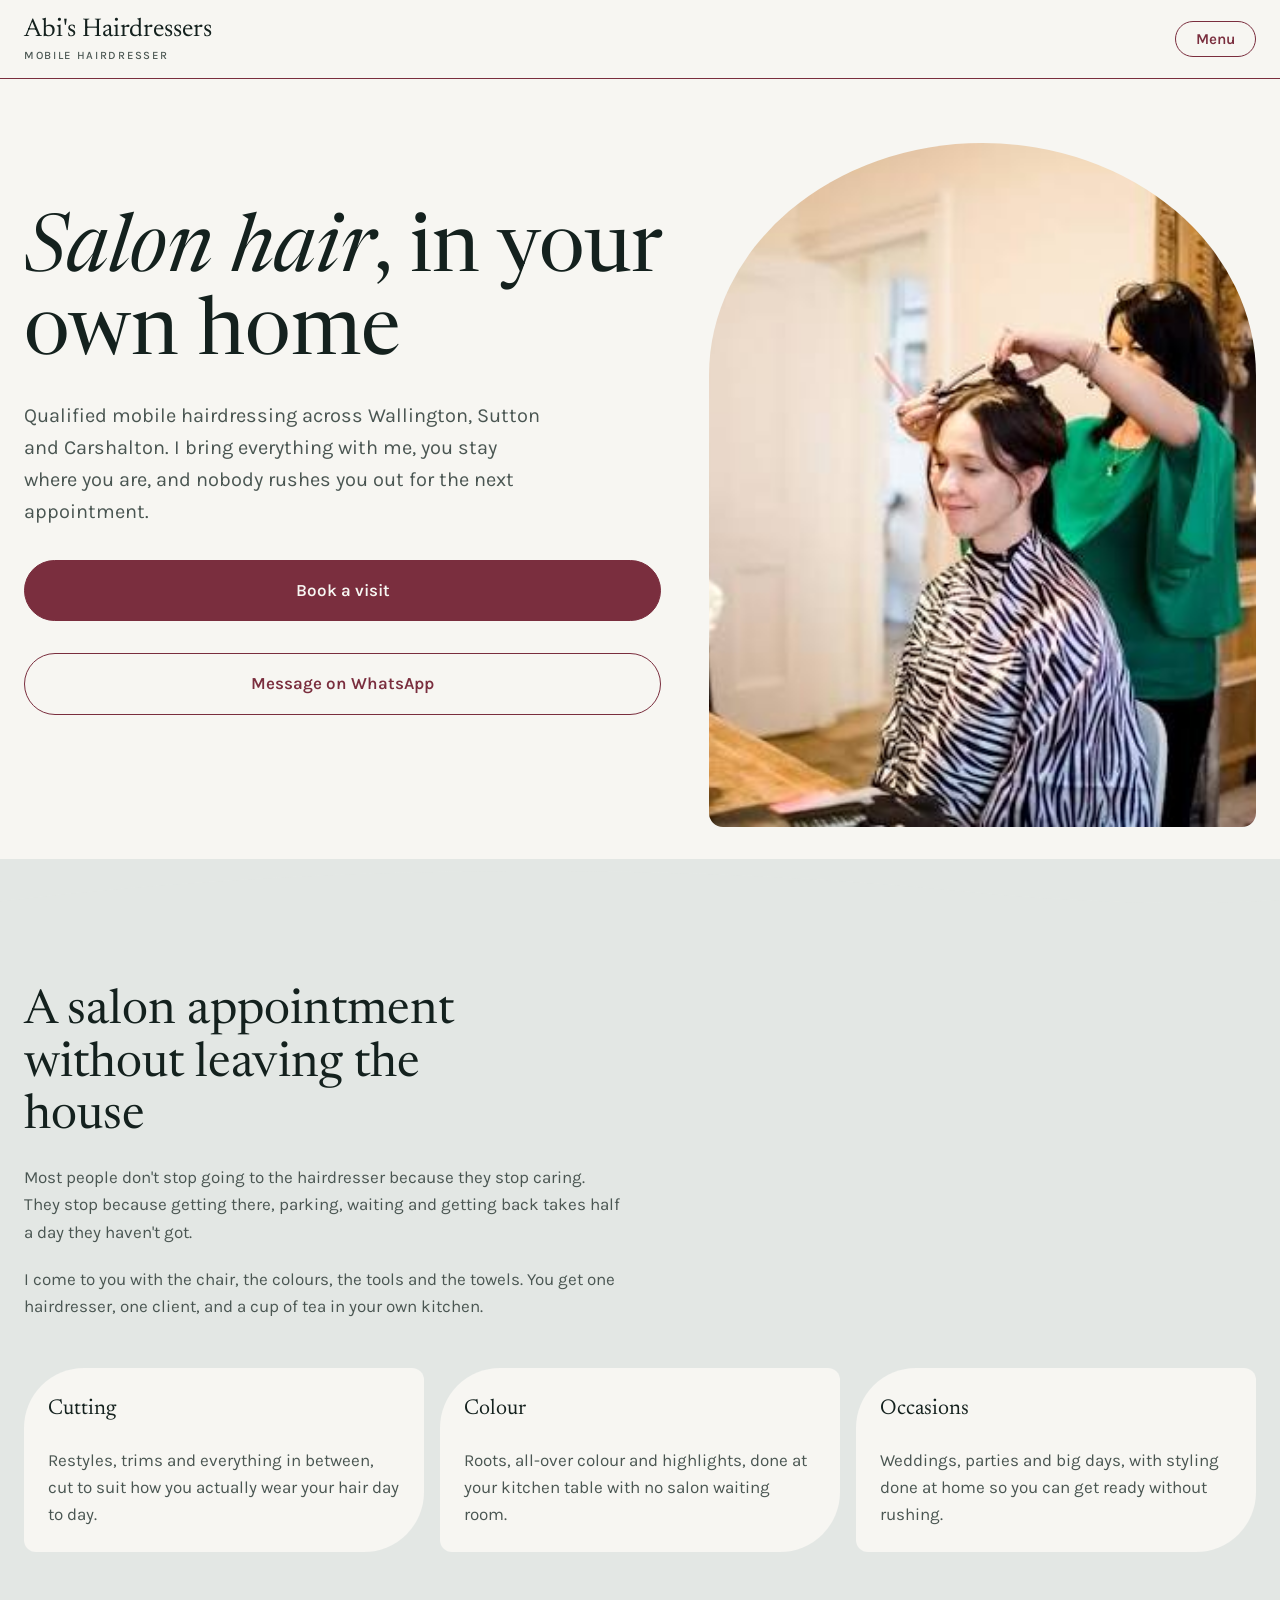
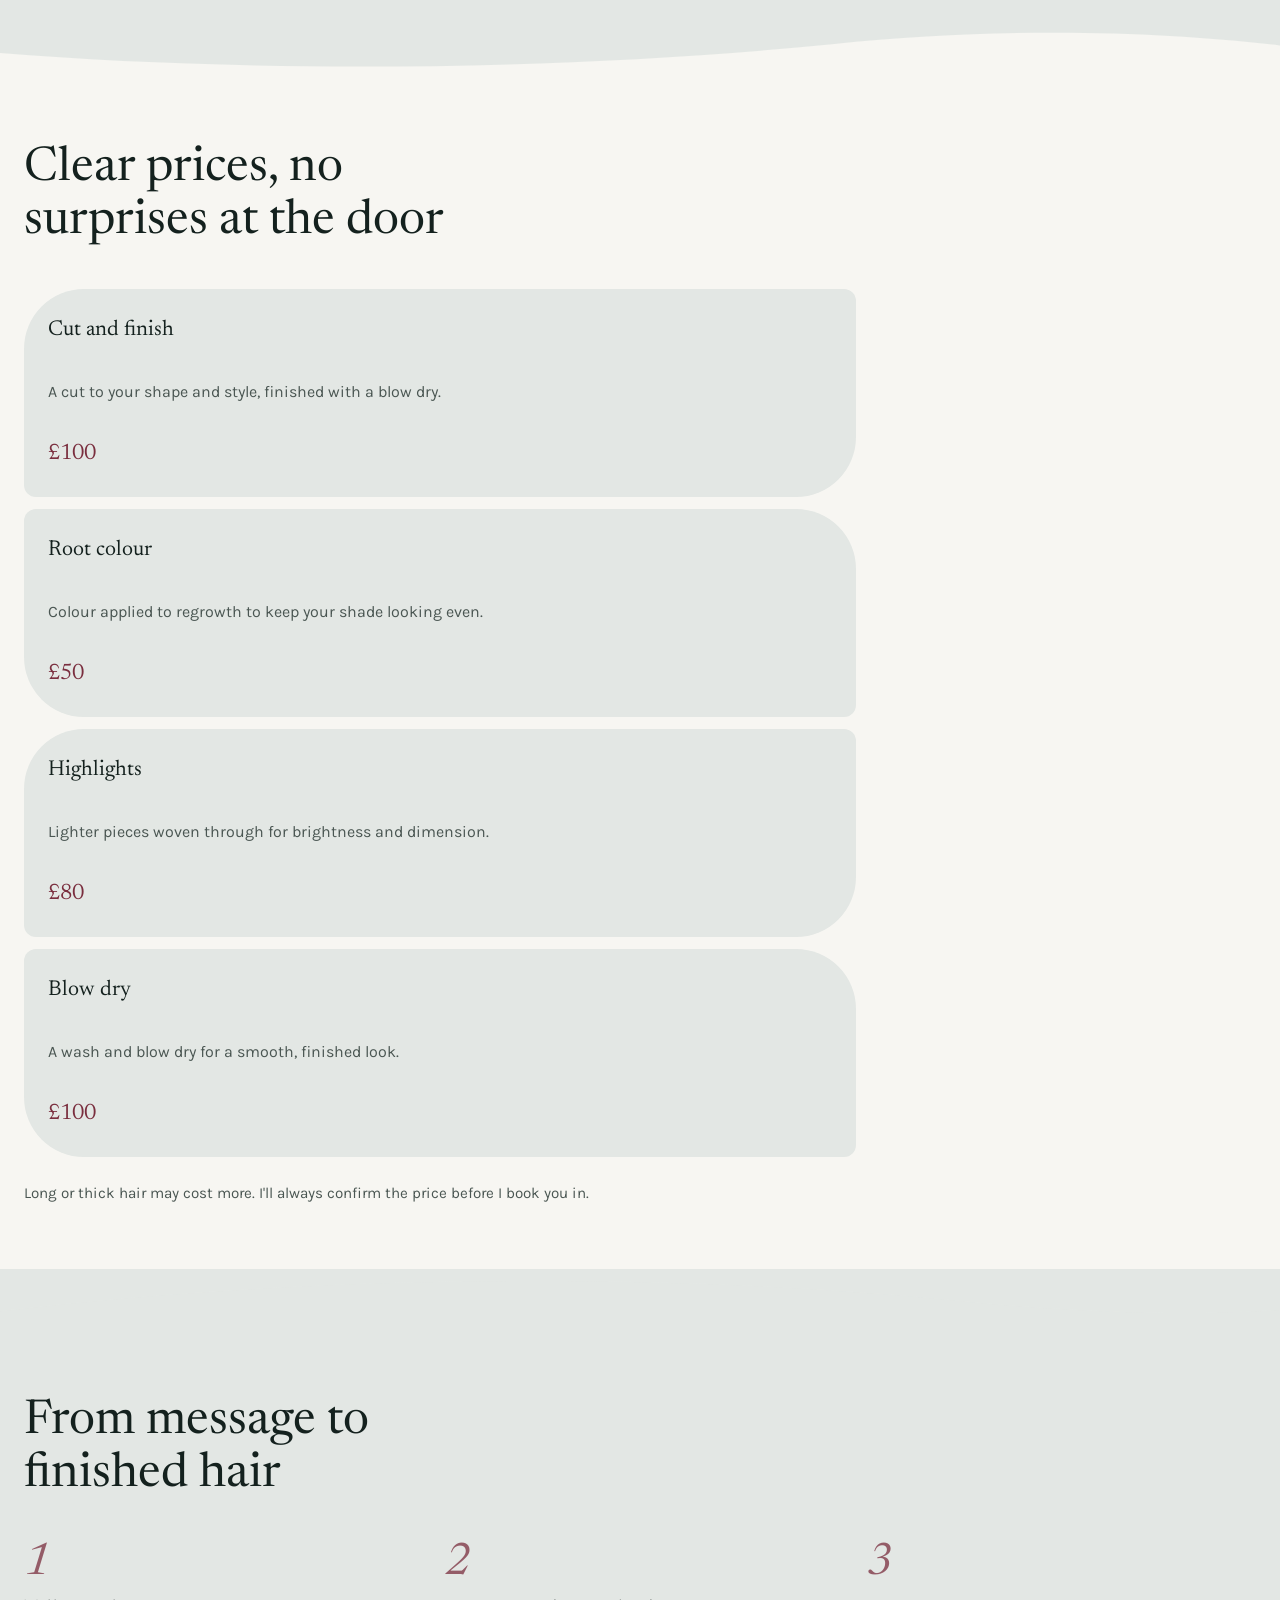
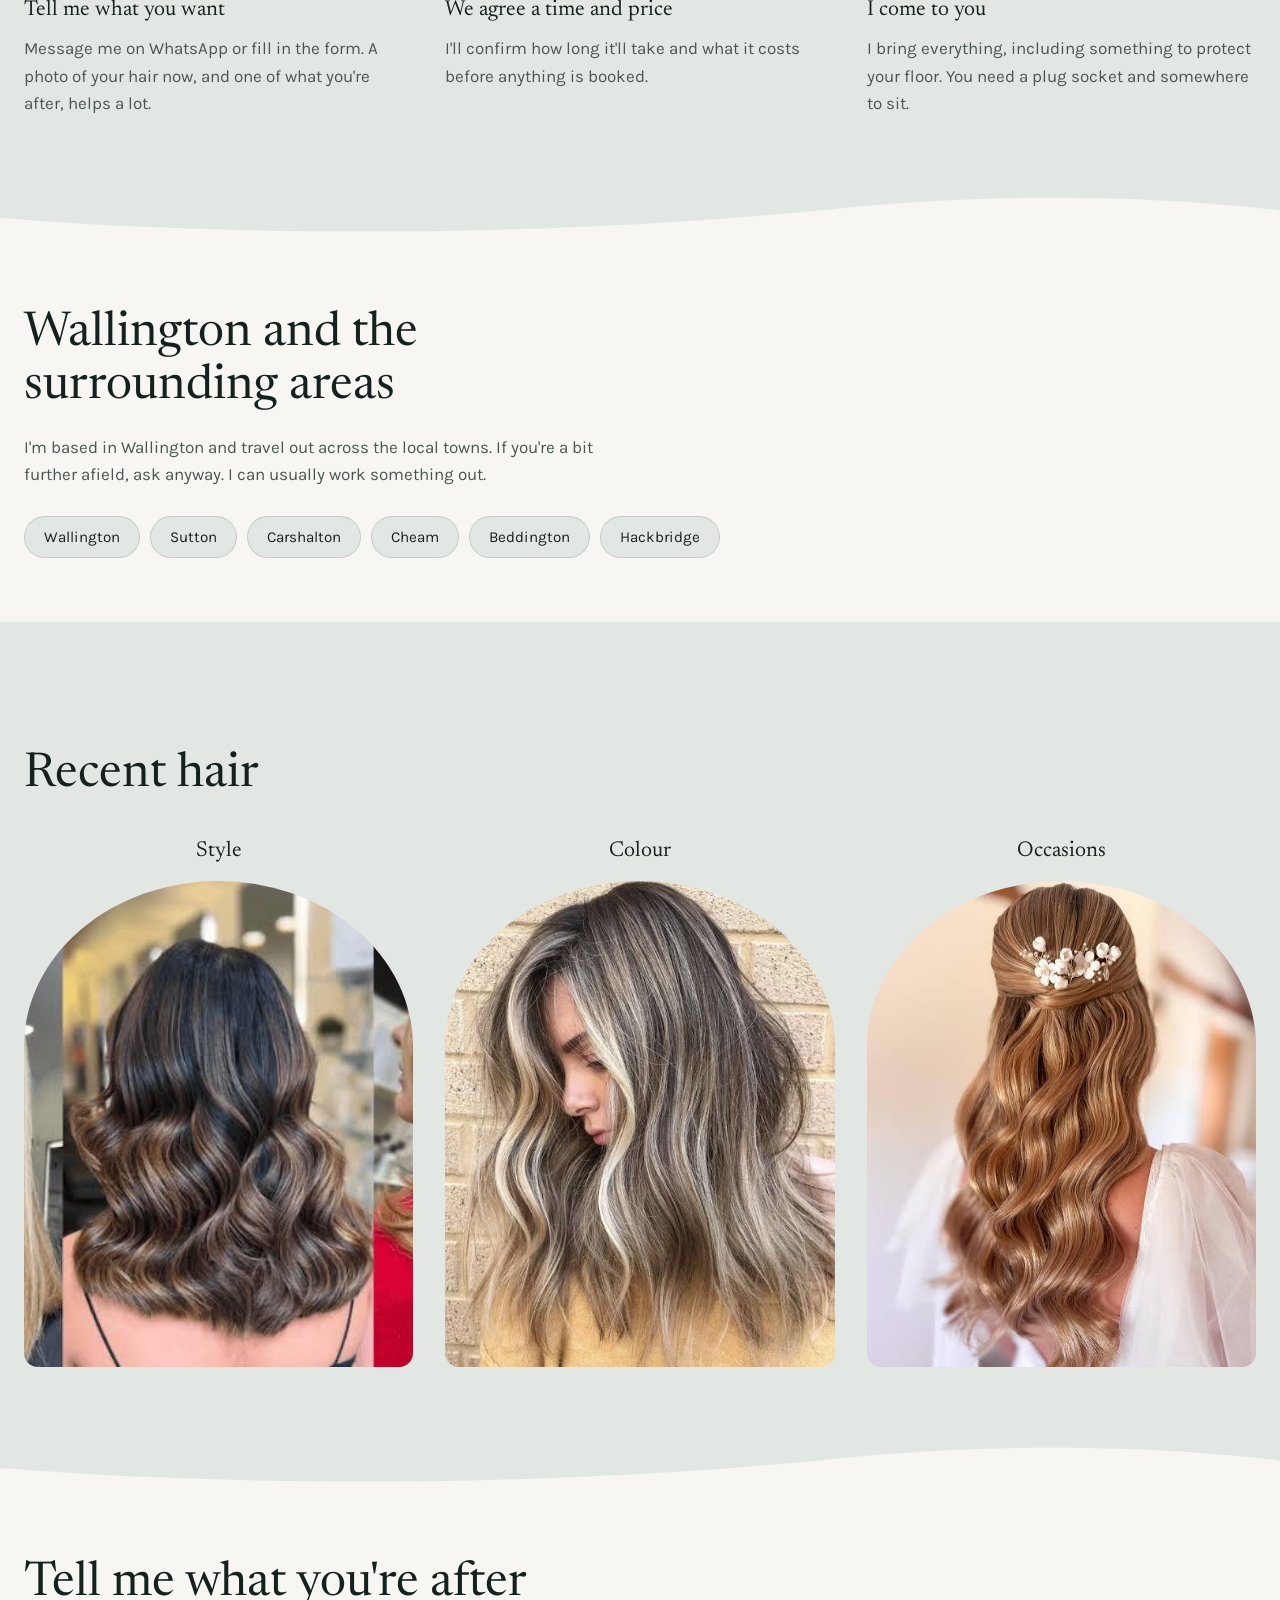
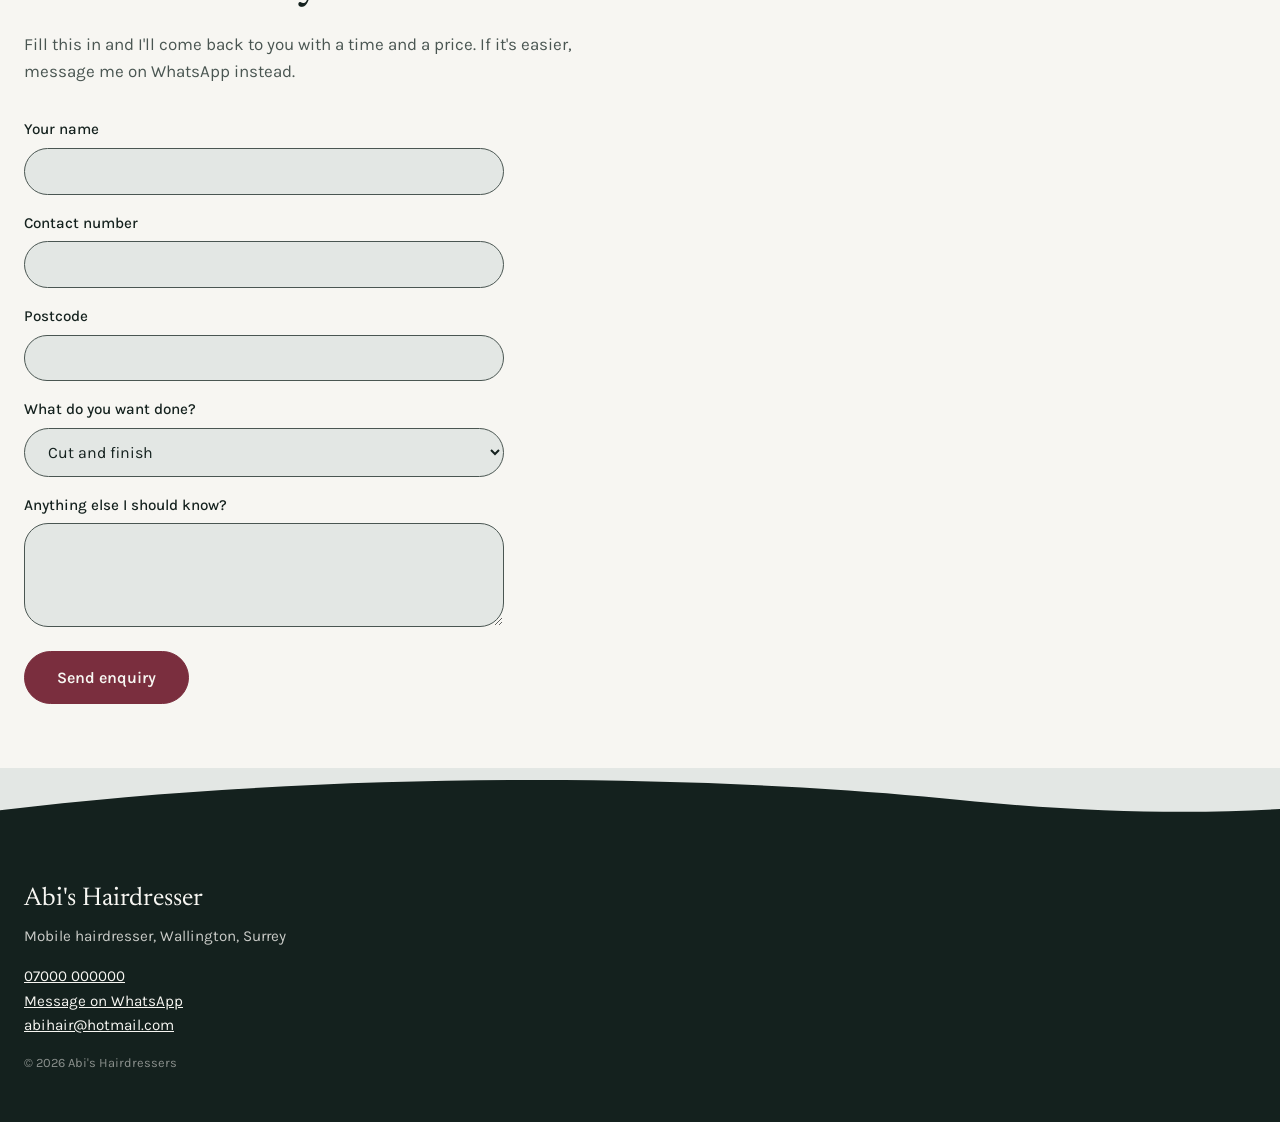
<file: index.html>
<!DOCTYPE html>
<html lang="en-GB">

<head>
    <meta charset="UTF-8">
    <meta name="viewport" content="width=device-width, initial-scale=1">
    <title>Mobile Hairdresser in Wallington & Sutton | Abi's Hairdressers</title>
    <meta name="description"
        content="Abi's Hairdressers, a local mobile hairdresser that covers Wallington, Sutton and the surrounding areas. Focusing on women's hair of all ages for all occasions">
    <link rel="preconnect" href="https://fonts.googleapis.com">
    <link rel="preconnect" href="https://fonts.gstatic.com" crossorigin>
    <link
        href="https://fonts.googleapis.com/css2?family=Newsreader:ital,opsz,wght@0,6..72,300;0,6..72,400;0,6..72,500;1,6..72,300&family=Karla:wght@400;500;600&display=swap"
        rel="stylesheet">
    <link rel="stylesheet" href="styles.css">

</head>

<body id="top">
    <a href="#main" class="dodgelink">Skip to content</a>
    <header>

        <a class="ahl" href="#top">Abi's Hairdressers <span>Mobile Hairdresser</span></a>

        <button id="menuBtn" aria-expanded="false" aria-controls="panel">Menu</button>

        <nav id="panel" aria-label="Main">
            <button id="closeBtn">Close</button>
            <ul>
                <li><a href="#what">What I do</a></li>
                <li><a href="#price">Price</a></li>
                <li><a href="#how">How it works</a></li>
                <li><a href="#area">Where I cover</a></li>
                <li><a href="#gallery">My work</a></li>
                <li><a href="#visit">Book a visit</a></li>
            </ul>
            <p class="panelfoot">
                Wallington, Sutton, Carshalton and nearby. <br>
                <a href="https://wa.me/447000000000">Message on WhatsApp</a>
            </p>
        </nav>



    </header>
    <main id="main">

        <section id="hero">
            <div class="herotext">
                <h1><span>Salon hair</span>, in your own home</h1>
                <p>Qualified mobile hairdressing across Wallington, Sutton and Carshalton. I bring everything with me,
                    you
                    stay where you are, and nobody rushes you out for the next appointment.</p>

                <a class="btn visit" href="#visit">Book a visit</a>
                <a class="btn wa" href="https://wa.me/447000000000">Message on WhatsApp</a>
            </div>
            <img src="abicut.jpeg.jfif" alt="abi cutting a young ladies hair for her birthday">
        </section>

        <svg class="swell" viewBox="0 0 1200 100" preserveAspectRatio="none" aria-hidden="true">
            <path fill="#E3E7E4" d="M0,66 C300,6 640,6 900,50 C1020,70 1120,72 1200,64 L1200,100 L0,100 Z" />
        </svg>

        <section id="what">
            <h2 class="rise">A salon appointment without leaving the house</h2>
            <p>Most people don't stop going to the hairdresser because they stop caring. They stop because getting
                there, parking, waiting and getting back takes half a day they haven't got.</p>
            <p>I come to you with the chair, the colours, the tools and the towels. You get one hairdresser, one client,
                and a cup of tea in your own kitchen.</p>

            <div class="trio">
                <div class="trioblock">
                    <h3>Cutting</h3>
                    <p>Restyles, trims and everything in between, cut to suit how you actually wear your hair day to day.</p>
                </div>

                <div class="trioblock">
                    <h3>Colour</h3>
                    <p>Roots, all-over colour and highlights, done at your kitchen table with no salon waiting room.</p>
                </div>

                <div class="trioblock">
                    <h3>Occasions</h3>
                    <p>Weddings, parties and big days, with styling done at home so you can get ready without rushing.</p>
                </div>
            </div>
        </section>

        <svg class="swell" viewBox="0 0 1200 100" preserveAspectRatio="none" aria-hidden="true">
            <path fill="#F7F6F2" d="M0,58 C220,88 520,88 780,44 C940,16 1090,24 1200,46 L1200,100 L0,100 Z" />
        </svg>

        <section id="price">
            <h2 class="rise">Clear prices, no surprises at the door</h2>

            <div class="services">
                <div class="service">
                    <h3>Cut and finish</h3>
                    <p class="descrip">A cut to your shape and style, finished with a blow dry.</p>
                    <p class="cost">£100</p>
                </div>


                <div class="service">
                    <h3>Root colour</h3>
                    <p class="descrip">Colour applied to regrowth to keep your shade looking even.</p>
                    <p class="cost">£50</p>
                </div>

                <div class="service">
                    <h3>Highlights</h3>
                    <p class="descrip">Lighter pieces woven through for brightness and dimension.</p>
                    <p class="cost">£80</p>
                </div>

                <div class="service">
                    <h3>Blow dry</h3>
                    <p class="descrip">A wash and blow dry for a smooth, finished look.</p>
                    <p class="cost">£100</p>
                </div>
            </div>

            <p>Long or thick hair may cost more. I'll always confirm the price before I book you in.</p>
        </section>

        <svg class="swell" viewBox="0 0 1200 100" preserveAspectRatio="none" aria-hidden="true">
            <path fill="#E3E7E4" d="M0,66 C300,6 640,6 900,50 C1020,70 1120,72 1200,64 L1200,100 L0,100 Z" />
        </svg>

        <section id="how">
            <h2 class="rise">From message to finished hair</h2>

            <div class="process">
                <div class="step">
                    <span class="stepnum">1</span>
                    <h3>Tell me what you want</h3>
                    <p>Message me on WhatsApp or fill in the form. A photo of your hair now, and one of what you're
                        after, helps a lot.</p>
                </div>

                <div class="step">
                    <span class="stepnum">2</span>
                    <h3>We agree a time and price</h3>
                    <p>I'll confirm how long it'll take and what it costs before anything is booked.</p>
                </div>

                <div class="step">
                    <span class="stepnum">3</span>
                    <h3>I come to you</h3>
                    <p>I bring everything, including something to protect your floor. You need a plug socket and
                        somewhere to sit.</p>
                </div>
            </div>

        </section>

        <svg class="swell" viewBox="0 0 1200 100" preserveAspectRatio="none" aria-hidden="true">
            <path fill="#F7F6F2" d="M0,58 C220,88 520,88 780,44 C940,16 1090,24 1200,46 L1200,100 L0,100 Z" />
        </svg>

        <section id="area">
            <h2 class="rise">Wallington and the surrounding areas</h2>
            <p>I'm based in Wallington and travel out across the local towns. If you're a bit further afield, ask
                anyway. I can usually work something out.</p>
            <ul class="towns">
                <li>Wallington</li>
                <li>Sutton</li>
                <li>Carshalton</li>
                <li>Cheam</li>
                <li>Beddington</li>
                <li>Hackbridge</li>
            </ul>
        </section>

        <svg class="swell" viewBox="0 0 1200 100" preserveAspectRatio="none" aria-hidden="true">
            <path fill="#E3E7E4" d="M0,66 C300,6 640,6 900,50 C1020,70 1120,72 1200,64 L1200,100 L0,100 Z" />
        </svg>

        <section id="gallery">
            <h2 class="rise">Recent hair</h2>

            <div class="hair">
                <div class="hairtype">
                    <h3>Style</h3>
                    <img src="style.jfif" alt="recent hair styles Abi has done, including curls, bob and straight hair">
                </div>

                <div class="hairtype">
                    <h3>Colour</h3>
                    <img src="colour.jfif" alt="One of Abi's clients, a brunette with blonde highlights in their hair">
                </div>

                <div class="hairtype">
                    <h3>Occasions</h3>
                    <img src="occasions.jfif" alt="A blonde lady with her hair plaited for her wedding day">
                </div>

            </div>
        </section>

        <svg class="swell" viewBox="0 0 1200 100" preserveAspectRatio="none" aria-hidden="true">
            <path fill="#F7F6F2" d="M0,58 C220,88 520,88 780,44 C940,16 1090,24 1200,46 L1200,100 L0,100 Z" />
        </svg>

        <section id="visit">
            <h2 class="rise">Tell me what you're after</h2>
            <p>Fill this in and I'll come back to you with a time and a price. If it's easier, message me on WhatsApp
                instead.</p>

            <form name="enquiry" method="POST" data-netlify="true">
                <label for="name">Your name</label>
                <input type="text" id="name" name="name" required>

                <label for="phone">Contact number</label>
                <input type="tel" id="phone" name="phone" required>

                <label for="postcode">Postcode</label>
                <input type="text" id="postcode" name="postcode" required>

                <label for="service">What do you want done?</label>
                <select id="service" name="service">
                    <option>Cut and finish</option>
                    <option>Colour</option>
                    <option>Highlights</option>
                    <option>Blow dry</option>
                    <option>Something else</option>
                </select>

                <label for="message">Anything else I should know?</label>
                <textarea id="message" name="message" rows="4"></textarea>

                <button type="submit">Send enquiry</button>
            </form>
        </section>

    </main>

    <svg class="swell" viewBox="0 0 1200 100" preserveAspectRatio="none" aria-hidden="true">
        <path fill="#14211E" d="M0,66 C300,6 640,6 900,50 C1020,70 1120,72 1200,64 L1200,100 L0,100 Z" />
    </svg>

    <footer>
        <p class="foot">Abi's Hairdresser</p>
        <p>Mobile hairdresser, Wallington, Surrey</p>

        <p>
            <a href="tel:+447000000000">07000 000000</a><br>
            <a href="https://wa.me/447000000000">Message on WhatsApp</a><br>
            <a href="mailto:abihair@hotmail.com">abihair@hotmail.com</a>
        </p>

        <p class="copyright">&copy; 2026 Abi's Hairdressers</p>
    </footer>
    <script src="script.js"></script>
</body>

</html>
</file>
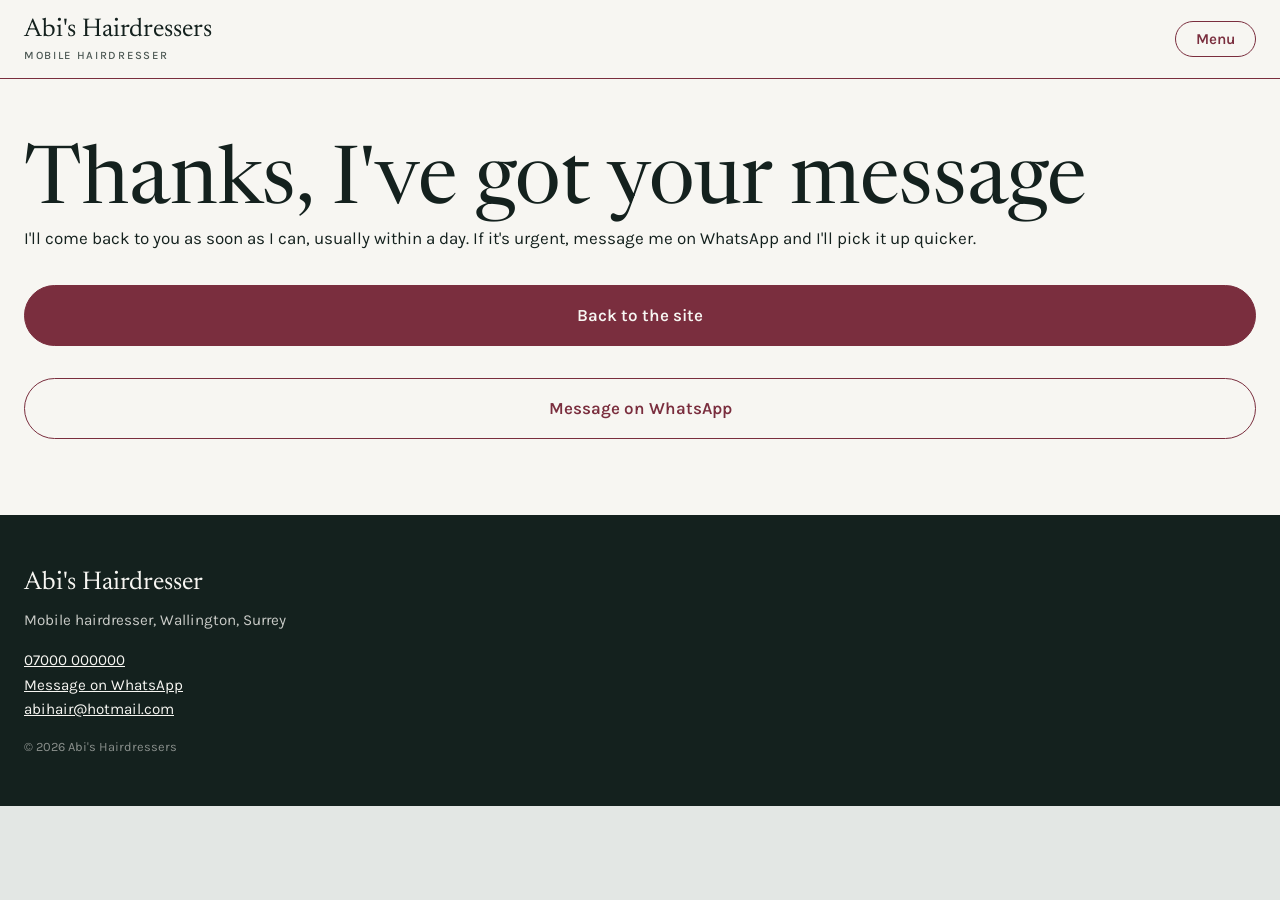
<file: thanks.html>
<!DOCTYPE html>
<html lang="en-GB">

<head>
    <meta charset="UTF-8">
    <meta name="viewport" content="width=device-width, initial-scale=1">
    <title>Thanks | Abi's Hairdressers</title>
    <meta name="description"
        content="Abi's Hairdresser, thank you page">
    <link rel="preconnect" href="https://fonts.googleapis.com">
    <link rel="preconnect" href="https://fonts.gstatic.com" crossorigin>
    <link
        href="https://fonts.googleapis.com/css2?family=Newsreader:ital,opsz,wght@0,6..72,300;0,6..72,400;0,6..72,500;1,6..72,300&family=Karla:wght@400;500;600&display=swap"
        rel="stylesheet">
    <link rel="stylesheet" href="styles.css">
    <meta name="robots" content="noindex">
</head>

<body id="top">
    <a href="#main" class="dodgelink">Skip to content</a>
    <header>

        <a class="ahl" href="index.html">Abi's Hairdressers <span>Mobile Hairdresser</span></a>

        <button id="menuBtn" aria-expanded="false" aria-controls="panel">Menu</button>

        <nav id="panel" aria-label="Main">
            <button id="closeBtn">Close</button>
            <ul>
                <li><a href="index.html#what">What I do</a></li>
                <li><a href="index.html#price">Price</a></li>
                <li><a href="index.html#how">How it works</a></li>
                <li><a href="index.html#area">Where I cover</a></li>
                <li><a href="index.html#gallery">My work</a></li>
                <li><a href="index.html#visit">Book a visit</a></li>
            </ul>
        </nav>



    </header>
    <main id="main">
        <section id="thanks">
            <h1>Thanks, I've got your message</h1>
            <p>I'll come back to you as soon as I can, usually within a day. If it's urgent, message me on WhatsApp and I'll pick it up quicker.</p>

            <a class="btn visit" href="index.html">Back to the site</a>
            <a class="btn wa" href="https://wa.me/440700000000">Message on WhatsApp</a>
        </section>
        
    </main>


    <footer>

    <p class="foot">Abi's Hairdresser</p>
        <p>Mobile hairdresser, Wallington, Surrey</p>

        <p>
            <a href="tel:+447000000000">07000 000000</a><br>
            <a href="https://wa.me/447000000000">Message on WhatsApp</a><br>
            <a href="mailto:abihair@hotmail.com">abihair@hotmail.com</a>
        </p>

        <p class="copyright">&copy; 2026 Abi's Hairdressers</p>
    </footer>
    
    <script src="script.js"></script>
</body>

</html>
</file>
<file: styles.css>
:root {
    --mineral: #E3E7E4;
    --bone: #F7F6F2;
    --ink: #14211E;
    --ink-soft: #4A5652;
    --wine: #7A2E3E;
    --wine-deep: #5E1F2D;
    --f-display: "Newsreader", Georgia, serif;
    --f-ui: "Karla", system-ui, sans-serif;
}

* {
    margin: 0;
    padding: 0;
    box-sizing: border-box;
}

body {
    background: var(--mineral);
    color: var(--ink);
    font-family: var(--f-ui);
    font-size: 17px;
    line-height: 1.6;
}

header {
    border-bottom: 1px solid var(--wine);
}

img {
    display: block;
    max-width: 100%;
}

h1 {
    font-family: var(--f-display);
    font-size: clamp(2.5rem, 8vw, 5rem);
    line-height: 1.03;
    font-weight: 400;
}

#hero {
    padding: 2rem 1.5rem;
    background: var(--bone);
}

#hero span {
    font-style: italic;
    font-weight: 400;
}

#hero img {
    width: 100%;
    aspect-ratio: 4/5;
    object-fit: cover;
    border-radius: 50% 50% 14px 14px / 34% 34% 14px 14px;
    margin-top: 2rem;
}

#hero p {
    color: var(--ink-soft);
    font-size: clamp(1.05rem, 2vw, 1.25rem);
    max-width: 44ch;
    margin-top: 1.5rem;
}

.visit {
    background: var(--wine);
    color: var(--bone);
}

#visit {
    background: var(--bone);
}

.wa {
    color: var(--wine);
}

header {
    position: sticky;
    top: 0;
    padding: 1rem 1.5rem;
    background: var(--bone);
    z-index: 10;
    display: flex;
    align-items: center;
    gap: 1rem;
    justify-content: space-between;
}

.ahl {
    font-family: var(--f-display);
    font-size: clamp(1.25rem, 4vw, 1.6rem);
    font-weight: 400;
    line-height: 1.1;
    color: var(--ink);
    text-decoration: none;
}

.ahl span {
    text-transform: uppercase;
    font-size: 0.7rem;
    font-family: var(--f-ui);
    font-weight: 500;
    letter-spacing: 0.15em;
    display: block;
    color: var(--ink-soft);
    margin-top: 0.35rem;
}

nav a {
    display: block;
    padding: 0.65rem 0;
    font-family: var(--f-display);
    font-size: clamp(1.3rem, 6vw, 1.8rem);
    line-height: 1.2;
    color: var(--bone);
    text-decoration: none;
}

nav ul {
    list-style: none;
}

#menuBtn {
    font-family: var(--f-ui);
    font-size: 0.95rem;
    font-weight: 600;
    color: var(--wine);
    background: none;
    border: 1.5px solid var(--wine);
    border-radius: 999px;
    padding: 0.5rem 1.25rem;
    cursor: pointer;
}

#panel {
    position: fixed;
    top: 0;
    right: 0;
    bottom: 0;
    width: min(240px, 65%);
    z-index: 20;
    padding: 6rem 2rem 2rem;
    background: rgba(122, 46, 62, 0.90);
    backdrop-filter: blur(12px);
    border-radius: 120px 0 0 120px;
    transform: translateX(100%);
    transition: transform 0.4s ease;
    display: flex;
    flex-direction: column;
}

.panelfoot {
    margin-top: auto;
    text-align: center;
    font-size: 0.9rem;
    color: rgba(247, 246, 242, 0.7);
}

.panelfoot a {
    display: inline;
    padding: 0;
    font-family: var(--f-ui);
    font-size: 0.9rem;
    color: var(--bone);
    text-decoration: underline;
}

#panel.showing {
    transform: translateX(0);
}

.dodgelink {
    position: absolute;
    top: 0;
    left: 0;
    z-index: 30;
    padding: 0.75rem 1.25rem;
    background: var(--ink);
    color: var(--bone);
    text-decoration: none;
    font-weight: 600;
    transform: translateY(-150%);
}

.dodgelink:focus {
    transform: translateY(0);
}

#closeBtn {
    position: absolute;
    top: 1.5rem;
    right: 2rem;
    font-family: var(--f-ui);
    font-size: 0.9rem;
    font-weight: 600;
    color: var(--bone);
    background: none;
    border: 1px solid rgba(247, 246, 242, 0.4);
    border-radius: 999px;
    padding: 0.5rem 1.1rem;
    cursor: pointer;
}

#what,
#price,
#how,
#area,
#visit,
#thanks,
#gallery {
    padding: 4rem 1.5rem;
}

h2 {
    font-family: var(--f-display);
    font-size: clamp(1.9rem, 5vw, 3rem);
    font-weight: 400;
    line-height: 1.1;
    max-width: 18ch;
}

#what {
    background: var(--mineral);
}

#what p,
#visit>p {
    color: var(--ink-soft);
    max-width: 60ch;
    margin-top: 1.25rem;
}

.trio {
    margin-top: 3rem;
}

h3 {
    font-family: var(--f-display);
    font-size: 1.35rem;
    font-weight: 400;
}

#price {
    background: var(--bone);
}

.services {
    margin-top: 2.5rem;
    max-width: 52rem;
}

.service {
    background: var(--mineral);
}

.trioblock {
    background: var(--bone);
}

.service,
.trioblock {
    padding: 1.5rem;
    margin-bottom: 0.75rem;
    border-radius: 60px 12px 60px 12px;
}

.service:nth-child(even) {
    border-radius: 12px 60px 12px 60px;
}

.descrip {
    color: var(--ink-soft);
    font-size: 1rem;
}

.cost {
    font-family: var(--f-display);
    font-size: 1.4rem;
    color: var(--wine);
}

#price>p {
    margin-top: 1.5rem;
    font-size: 0.95rem;
    color: var(--ink-soft);
}

.process {
    margin-top: 2.5rem;
}

.step {
    margin-bottom: 2.5rem;
}

.stepnum {
    display: block;
    font-family: var(--f-display);
    font-style: italic;
    font-size: 2.8rem;
    line-height: 1;
    color: var(--wine);
    opacity: 0.75;
}

.step p {
    color: var(--ink-soft);
    margin-top: 0.5rem;
}

.step h3 {
    margin-top: 0.4rem;
}

#area {
    background: var(--bone);
}

#area p {
    color: var(--ink-soft);
    max-width: 60ch;
    margin-top: 1.25rem;
}

.towns {
    display: flex;
    flex-wrap: wrap;
    gap: 0.6rem;
    list-style: none;
    margin-top: 1.75rem;
}

.towns li {
    padding: 0.5rem 1.2rem;
    background: var(--mineral);
    border: 1px solid rgba(20, 33, 30, 0.14);
    border-radius: 999px;
    font-size: 0.95rem;
}

form {
    display: flex;
    flex-direction: column;
    gap: 1rem;
    max-width: 30rem;
    margin-top: 2rem;
}

label {
    font-size: 0.95rem;
    font-weight: 500;
    margin-bottom: -0.6rem;
}

input,
select,
textarea {
    font-family: var(--f-ui);
    font-size: 1rem;
    color: var(--ink);
    background: var(--mineral);
    border: 1px solid var(--ink-soft);
    border-radius: 999px;
    padding: 0.8rem 1.2rem;
}

textarea {
    border-radius: 24px;
    resize: vertical;
}

form button {
    font-family: var(--f-ui);
    font-size: 1rem;
    font-weight: 600;
    color: var(--bone);
    background: var(--wine);
    border: 1.5px solid var(--wine);
    border-radius: 999px;
    padding: 1rem 2rem;
    margin-top: 0.5rem;
    cursor: pointer;
    align-self: start;
}

.btn {
    border-radius: 999px;
    border: 1.5px solid var(--wine);
    padding: 1rem 2rem;
    text-decoration: none;
    display: block;
    text-align: center;
    font-weight: 600;
    margin-top: 2rem;
    margin-bottom: 0.75rem;
}

#thanks {
    background: var(--bone);
}

footer {
    padding: 3rem 1.5rem;
    background: var(--ink);
    color: rgba(247, 246, 242, 0.8);
    font-size: 0.95rem;
}

footer a {
    color: var(--bone);
}

footer p {
    margin-bottom: 1rem;
}

.foot {
    font-family: var(--f-display);
    font-size: 1.6rem;
    color: var(--bone);
    margin-bottom: 0.25rem;
}

.copyright {
    font-size: 0.8rem;
    opacity: 0.65;
    margin-bottom: 0;
}

#gallery {
    background: var(--mineral);
}

.hair {
    display: flex;
    gap: 1rem;
    margin-top: 2rem;
}

.hairtype {
    margin-bottom: 2rem;
    flex: 1;
}

.hairtype h3 {
    text-align: center;
    margin-bottom: 0.75rem;
}

.hairtype img {
    width: 100%;
    aspect-ratio: 4/5;
    object-fit: cover;
    border-radius: 50% 50% 14px 14px / 34% 34% 14px 14px;
}

@media (min-width: 760px) {
    .trio {
        display: flex;
        gap: 1rem;
    }

    .trioblock {
        flex: 1;
        margin-bottom: 0;
    }

    .process {
        display: flex;
        gap: 2rem;
    }

    .step {
        flex: 1;
        margin-bottom: 0;
    }

    .hair {
        display: flex;
        gap: 2rem;
    }

    .hairtype {
        flex: 1;
        margin-bottom: 0;
    }

    .service {
        display: grid;
        grid-template: 14rem 1fr auto;
        align-items: baseline;
        gap: 2rem;
    }
}

@media (min-width: 900px) {
    #hero {
        display: flex;
        align-items: center;
        gap: 3rem;
    }

    .herotext {
        flex: 1.2;
    }

    #hero img {
        flex: 1;
    }
}

.swell {
    display: block;
    width: 100%;
    height: clamp(38px, 5vw, 74px);
    margin-bottom: -1px;
}

.onbone {
    background: var(--bone);
}

.rise {
    opacity: 0;
    transform: translateY(16px);
    transition: opacity 0.7s ease, transform 0.7s ease;
}

.rise.in {
    opacity: 1;
    transform: none;
}

@media (prefers-reduced-motion: reduce) {
    .rise {
        opacity: 1;
        transform: none;
        transition: none;
    }

    #panel {
        transition: none;
    }
}
</file>
